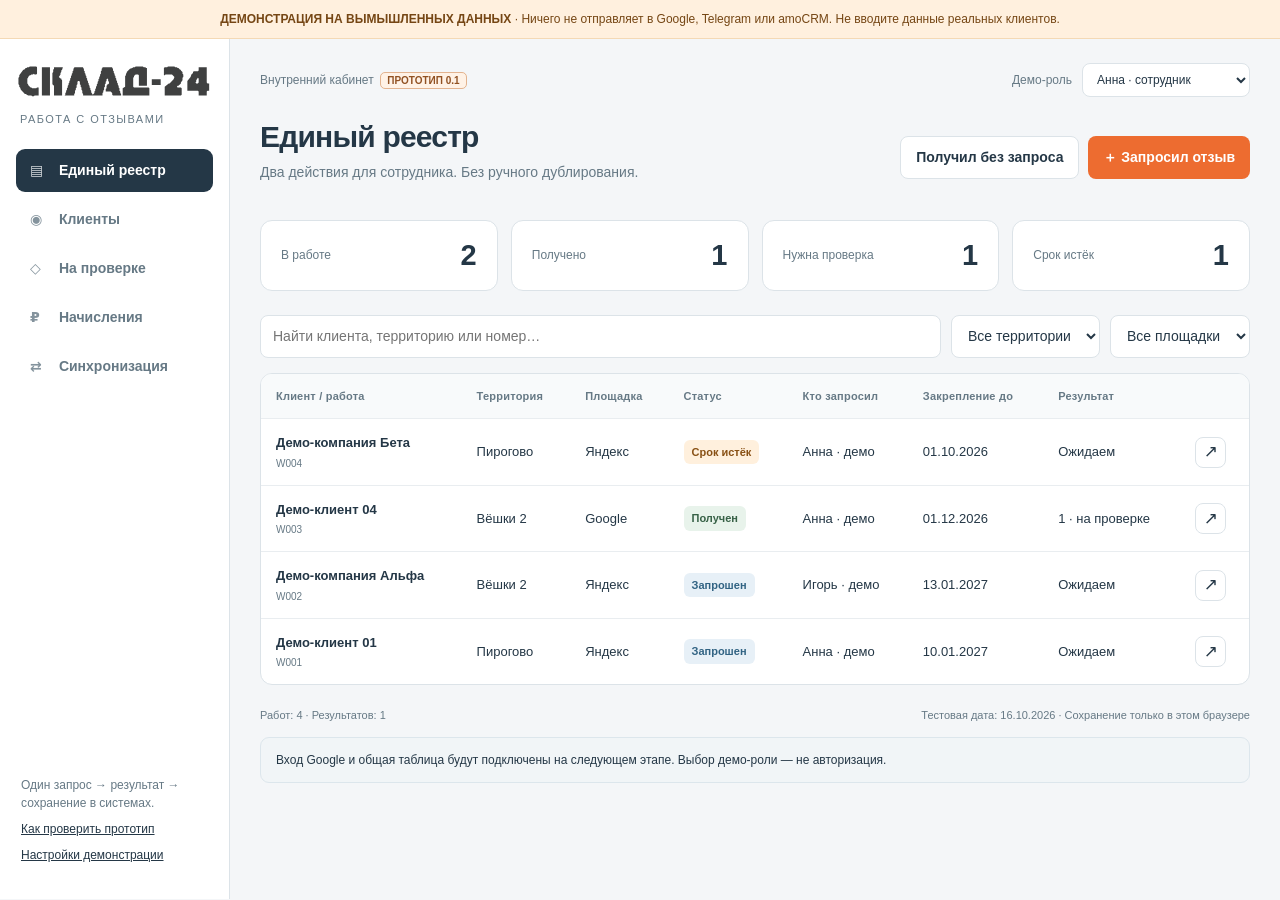
<file: cabinet-demo/index.html>
<!doctype html><html lang="ru"><head><meta charset="utf-8"><meta name="viewport" content="width=device-width,initial-scale=1"><meta name="robots" content="noindex,nofollow"><meta name="referrer" content="no-referrer"><meta http-equiv="Content-Security-Policy" content="default-src 'none'; script-src 'self'; style-src 'self'; img-src data:; connect-src 'none'; font-src 'none'; form-action 'none'; base-uri 'none'"><title>Работа с отзывами · Склад-24 · Демо</title><link rel="stylesheet" href="style.css"></head><body><div class="demoBanner"><b>ДЕМОНСТРАЦИЯ НА ВЫМЫШЛЕННЫХ ДАННЫХ</b> · Ничего не отправляет в Google, Telegram или amoCRM. Не вводите данные реальных клиентов.</div><div class="shell"><aside class="sidebar"><div><svg class="logo" xmlns="http://www.w3.org/2000/svg" viewBox="0 0 240 43" role="img" aria-label="СКЛАД-24"><path fill="#3f4040" fill-rule="evenodd" d="M168,19 168,26 179,26 179,19Z M225,17 226,18 226,23 225,24 223,24 222,23 223,22 223,20Z M226,4 226,8 225,9 220,9 219,10 219,11 217,13 216,16 212,21 212,33 225,33 226,34 226,39 236,39 236,34 237,33 239,33 239,24 237,24 236,23 236,4Z M60,39 72,39 72,37 73,36 73,33 74,32 74,30 75,29 75,26 76,25 76,22 77,21 78,21 79,22 79,25 80,26 80,28 81,29 81,32 82,33 82,36 83,37 83,39 107,39 107,36 108,35 108,33 109,32 109,29 110,28 110,25 111,24 111,22 112,21 112,19 113,18 114,19 114,21 115,22 115,24 114,25 113,25 113,26 112,27 112,30 111,31 111,34 117,34 119,36 119,38 120,39 130,39 130,37 129,36 129,34 128,33 128,30 127,29 127,27 126,26 126,24 125,23 125,21 124,20 124,18 123,17 123,15 122,14 122,12 121,11 121,9 120,8 120,6 119,5 119,4 107,4 107,5 106,6 106,8 105,9 105,12 104,13 104,15 103,16 103,18 102,19 102,21 101,22 101,24 100,25 100,27 99,28 99,30 98,31 98,33 97,34 97,36 95,38 93,35 93,33 92,32 92,30 91,29 91,27 90,26 90,24 89,23 89,21 88,20 88,18 87,17 87,15 86,14 86,12 85,11 85,9 84,8 84,6 83,5 83,4 72,4 72,5 71,6 71,8 70,9 70,11 69,12 69,14 68,15 68,17 67,18 67,20 66,21 66,23 65,24 65,26 64,27 64,29 63,30 63,32 62,33 62,35 61,36 61,38Z M47,4 47,6 46,7 46,10 45,11 45,25 47,27 47,39 57,39 57,20 56,19 56,18 55,18 53,16 55,13 55,11 56,10 56,8 57,7 58,4Z M32,4 32,39 42,39 42,4Z M184,4 183,5 183,14 184,14 185,13 193,13 196,16 195,19 190,24 189,24 184,28 184,39 204,39 205,38 205,30 204,29 200,29 199,28 200,27 201,27 204,24 204,23 206,20 206,17 207,16 207,13 206,12 206,10 204,8 204,7 203,7 201,5 200,5 199,4 197,4 196,3 188,3 187,4Z M141,6 137,10 137,11 136,12 136,14 135,15 135,28 132,30 132,39 165,39 165,30 164,29 146,29 145,28 145,17 146,16 146,15 148,13 151,13 152,14 152,27 162,27 162,5 161,5 160,4 158,4 157,3 148,3 147,4 145,4 144,5Z M14,4 13,5 12,5 10,7 9,7 4,14 4,16 3,17 3,25 4,26 4,28 5,29 6,32 11,37 12,37 15,39 19,39 20,40 22,40 23,39 28,39 28,29 26,29 25,30 20,30 19,29 18,29 15,26 15,25 14,24 14,18 15,17 15,16 17,14 18,14 19,13 21,13 22,12 23,13 25,13 26,12 26,4 25,3 17,3 16,4Z"/></svg><div class="subbrand">Работа с отзывами</div></div><nav class="nav" aria-label="Разделы"><button data-view="all"><span class="icon">▤</span> Единый реестр</button><button data-view="clients"><span class="icon">◉</span> Клиенты</button><button data-view="review"><span class="icon">◇</span> На проверке</button><button data-view="bonus"><span class="icon">₽</span> Начисления</button><button data-view="sync"><span class="icon">⇄</span> Синхронизация</button></nav><div class="sidebarBottom">Один запрос → результат → сохранение в системах.<br><button id="guide">Как проверить прототип</button><button id="demoControls">Настройки демонстрации</button></div></aside><main><div class="topline"><span>Внутренний кабинет &nbsp;<span class="beta">ПРОТОТИП 0.1</span></span><div class="role"><label for="actor">Демо-роль</label><select id="actor"><option value="anna">Анна · сотрудник</option><option value="igor">Игорь · сотрудник</option><option value="admin">Администратор · демо</option></select></div></div><nav class="mobileNav" aria-label="Разделы мобильные"><button data-view="all">Реестр</button><button data-view="clients">Клиенты</button><button data-view="bonus">Начисления</button><button data-view="sync">Очередь</button><button data-guide>Как проверить</button><button data-demo-controls>Сброс / время</button></nav><div class="hero"><div><h1 id="pageTitle">Единый реестр</h1><p class="muted">Два действия для сотрудника. Без ручного дублирования.</p></div><div class="actions"><button id="newResult" class="secondary">Получил без запроса</button><button id="newRequest" class="primary">＋ Запросил отзыв</button></div></div><div id="stats" class="stats"></div><div id="filters" class="filters"><input id="search" type="search" placeholder="Найти клиента, территорию или номер…" aria-label="Поиск"><select id="territory" aria-label="Территория"><option value="">Все территории</option><option value="t1">Пирогово</option><option value="t2">Вёшки 2</option><option value="t3">Люберцы</option></select><select id="platform" aria-label="Площадка"><option value="">Все площадки</option><option value="yandex">Яндекс</option><option value="google">Google</option><option value="2gis">2ГИС</option></select></div><section id="content" aria-live="polite"></section><footer class="footer"><span id="total"></span><span>Тестовая дата: <span id="clock"></span> · Сохранение только в этом браузере</span></footer><div class="notice">Вход Google и общая таблица будут подключены на следующем этапе. Выбор демо-роли — не авторизация.</div></main></div><dialog id="drawer" class="drawer" aria-label="Карточка работы"><div class="modalHead"><b>Карточка работы</b><button data-close-drawer aria-label="Закрыть карточку">×</button></div><div id="drawerContent" class="drawerContent"></div></dialog><dialog id="formDialog" aria-labelledby="dialogTitle"><div class="modalHead"><h2 id="dialogTitle"></h2><button data-cancel aria-label="Закрыть форму">×</button></div><div class="modalBody"><div id="formError" class="errorbox" role="alert" hidden></div><div id="formBody"></div></div></dialog><div id="toast" class="toast" role="status" hidden></div><script src="domain.js"></script><script src="app.js"></script></body></html>
</file>
<file: cabinet-demo/style.css>
:root{--navy:#243746;--ink:#243746;--muted:#667985;--orange:#ed6c30;--bg:#f4f6f8;--line:#dce3e8;--card:#fff}*{box-sizing:border-box}body{margin:0;font:14px/1.5 Arial,system-ui,sans-serif;color:var(--ink);background:var(--bg)}button,input,select{font:inherit}button{cursor:pointer;border:0}button:focus-visible,input:focus-visible,select:focus-visible{outline:3px solid #467d9d;outline-offset:2px}button:disabled{opacity:.5;cursor:not-allowed}.demoBanner{padding:10px 24px;background:#fff0de;color:#754614;text-align:center;font-size:12px;border-bottom:1px solid #f4d9b5}.shell{display:grid;grid-template-columns:230px minmax(0,1fr);min-height:calc(100vh - 40px)}aside.sidebar{background:#fff;border-right:1px solid var(--line);padding:25px 16px;display:flex;flex-direction:column;gap:22px}.logo{width:194px;height:auto;display:block}.sidebar .subbrand{font-size:11px;letter-spacing:.13em;text-transform:uppercase;margin:12px 4px 0;color:var(--muted)}.nav{display:grid;gap:6px}.nav button{background:transparent;color:var(--muted);text-align:left;padding:11px 14px;border-radius:9px;font-weight:600}.nav button:hover{background:#f1f4f6}.nav button.active{background:var(--navy);color:#fff}.nav .icon{display:inline-block;width:25px;opacity:.8}.sidebarBottom{margin-top:auto;font-size:12px;color:var(--muted);padding:10px 5px}.sidebarBottom button{display:block;margin-top:8px;background:none;padding:0;color:var(--ink);text-decoration:underline}main{padding:24px 30px;min-width:0}.topline{display:flex;align-items:center;justify-content:space-between;gap:16px;font-size:12px;color:var(--muted);margin-bottom:22px}.role{display:flex;gap:10px;align-items:center;flex-wrap:wrap}.role select{background:#fff;border:1px solid var(--line);padding:8px 10px;border-radius:8px;color:var(--ink)}h1{font-size:30px;line-height:1.2;letter-spacing:-.8px;margin:0 0 7px}h2{font-size:22px;line-height:1.3;margin:12px 0}h3{font-size:16px;margin:18px 0 10px}p{margin:7px 0 13px}.hero{display:flex;justify-content:space-between;align-items:center;gap:16px}.muted{color:var(--muted)}.actions{display:flex;flex-wrap:wrap;gap:9px;margin:16px 0}.primary,.secondary,.danger,.smallbtn{padding:10px 15px;min-height:40px;border-radius:8px;font-weight:700}.primary{background:var(--orange);color:#fff}.primary:hover{background:#cf5620}.secondary{background:#fff;color:var(--ink);border:1px solid var(--line)}.secondary:hover{background:#eef3f5}.danger{background:#ae3d35;color:#fff}.textbtn{background:transparent;color:#8b481f;padding:8px 0;text-align:left;font-size:12px}.smallbtn{font-size:12px;background:#eef3f5;color:var(--ink);padding:6px 10px;min-height:32px}.stats{display:grid;grid-template-columns:repeat(4,1fr);gap:13px;margin:24px 0}.stat{border:1px solid var(--line);background:#fff;border-radius:12px;display:flex;align-items:center;justify-content:space-between;padding:17px 20px;text-align:left;color:var(--ink)}.stat:hover{border-color:#b4c1ca}.stat span{font-size:12px;color:var(--muted)}.stat strong{font-size:29px;line-height:1.2}.filters{display:flex;flex-wrap:wrap;gap:10px;margin-bottom:15px}.filters input,.filters select{border:1px solid var(--line);background:#fff;color:var(--ink);padding:10px 12px;border-radius:8px;min-height:42px}.filters input{flex:1;min-width:180px}.tableScroll{overflow:auto;border:1px solid var(--line);border-radius:12px;background:#fff}table{border-collapse:collapse;width:100%;font-size:13px}th{color:var(--muted);font-size:11px;letter-spacing:.02em;background:#f8fafb;text-align:left;font-weight:700;white-space:nowrap}td,th{padding:14px 15px;border-bottom:1px solid #e9edf0}td{vertical-align:middle}tbody tr:last-child td{border-bottom:0}tbody tr:hover{background:#fafbfc}td small{display:block;color:var(--muted);font-size:10px;margin-top:3px}.rowlink{background:none;color:var(--ink);padding:0;text-align:left;white-space:nowrap;font-weight:700}.rowlink:hover{text-decoration:underline}.iconbtn{border:1px solid var(--line);border-radius:8px;background:#fff;width:31px;height:31px;font-size:17px;color:var(--ink)}.badge{display:inline-flex;white-space:nowrap;padding:4px 8px;border-radius:6px;font-size:11px;font-weight:700;background:#edf1f4;color:#506471}.badge.requested{background:#e7f0f7;color:#316383}.badge.received,.badge.found{background:#e8f3eb;color:#376146}.badge.expired{background:#fff0dd;color:#885014}.badge.pending{background:#fff1db;color:#895214}.badge.closed{background:#f6e6e6;color:#974942}.empty{padding:70px 20px;background:#fff;border:1px dashed var(--line);border-radius:12px;text-align:center;color:var(--muted)}.empty strong{display:block;font-size:18px;color:var(--ink)}.notice{background:#f1f5f7;border:1px solid #dce6ec;padding:13px 15px;border-radius:9px;font-size:12px;margin:13px 0}.card{padding:18px;border:1px solid var(--line);border-radius:12px;background:#fff}.card>small{display:block;color:var(--muted);font-size:11px}.clientGrid{display:grid;grid-template-columns:repeat(auto-fit,minmax(255px,1fr));gap:14px}.clientHistory{display:grid;gap:7px;margin:15px 0}.historylink{background:#f3f6f8;text-align:left;padding:8px 10px;border-radius:7px;color:var(--ink);font-size:12px}.miniResult{border:1px solid var(--line);border-radius:9px;padding:13px;margin-bottom:10px;font-size:12px}.miniResult p{margin:8px 0}.eyebrow{font-size:10px;letter-spacing:.12em;color:var(--muted);font-weight:700}.timeline{border-left:2px solid var(--line);padding-left:15px;margin-left:3px}.timeline>div{margin:14px 0}.timeline small{font-size:10px;color:var(--muted)}.timeline p{font-size:12px;margin:4px 0}.footer{display:flex;justify-content:space-between;gap:12px;color:var(--muted);font-size:11px;margin-top:22px}dialog{border:0;border-radius:15px;box-shadow:0 20px 100px #152b4a33;color:var(--ink);width:min(630px,94vw);padding:0;max-height:92vh;background:#fff}dialog::backdrop{background:#12283870;backdrop-filter:blur(2px)}.modalHead{padding:20px 24px;border-bottom:1px solid var(--line);display:flex;align-items:center;justify-content:space-between;gap:10px;position:sticky;top:0;background:#fff;z-index:2}.modalHead h2{font-size:18px;margin:0}.modalHead button{background:#f2f5f7;color:var(--ink);width:30px;height:30px;border-radius:7px;font-size:19px}.modalBody{padding:18px 24px 24px}dialog.drawer{margin:0 0 0 auto;height:100dvh;max-height:100dvh;border-radius:16px 0 0 16px;width:min(510px,95vw)}.drawer .modalHead{padding:18px 23px}.drawerContent{padding:22px 25px}.drawerContent dl{display:grid;grid-template-columns:1fr 1.1fr;gap:8px;font-size:12px;margin:20px 0}.drawerContent dt{color:var(--muted)}.drawerContent dd{margin:0}.modalBody label:not(.check):not(.candidate){display:block;font-size:12px;font-weight:700;margin-bottom:13px}.modalBody input:not([type=checkbox]):not([type=radio]),.modalBody select{display:block;width:100%;border:1px solid var(--line);padding:10px 12px;background:#fff;color:var(--ink);border-radius:7px;margin-top:5px;font-weight:400}.two{display:grid;grid-template-columns:1fr 1fr;gap:12px}.check{display:flex;gap:10px;font-size:12px;align-items:flex-start;margin:13px 0;cursor:pointer}.check input{margin-top:4px;accent-color:var(--orange)}.meta{color:var(--muted);font-size:11px;padding:10px 0}.historybox{font-size:12px;margin:12px 0}.historyitem{border:1px solid var(--line);padding:10px;border-radius:7px;margin-bottom:7px}.historyitem small{display:block;margin-top:4px;color:var(--muted)}.candidates{display:grid;gap:10px;margin:12px 0}.candidate{border:1px solid var(--line);border-radius:9px;padding:13px;display:flex;gap:10px;cursor:pointer}.candidate:has(input:checked){border-color:var(--orange);background:#fff7ef}.candidate:has(input:disabled){opacity:.55}.candidate input{accent-color:var(--orange)}.candidate small{display:block;color:var(--muted);font-size:11px}.candidate p{font-size:12px;margin:7px 0 0}.guide{padding-left:20px}.guide li{margin:12px 0;font-size:13px}.errorbox{padding:12px;border:1px solid #eec8c5;background:#fff0ee;color:#9c3c35;border-radius:8px;font-size:12px}.toast{position:fixed;bottom:20px;left:50%;transform:translateX(-50%);z-index:99;background:var(--navy);color:#fff;padding:13px 20px;border-radius:10px;box-shadow:0 4px 25px #0002;max-width:90vw;font-size:13px}.beta{border:1px solid #e2b38f;background:#fff2e6;color:#915122;font-weight:700;border-radius:5px;padding:2px 6px;font-size:10px}.modalBody hr{border:0;border-top:1px solid var(--line);margin:20px 0}[hidden]{display:none!important}@media(max-width:1000px){.shell{grid-template-columns:180px 1fr}.sidebar .logo{width:144px}main{padding:20px}.hero{align-items:flex-start}.hero .actions{margin-top:0}.stat{padding:14px}.stats{gap:8px}}@media(max-width:700px){.shell{display:block}.sidebar{display:none!important}main{padding:16px}.demoBanner{padding:9px 12px;font-size:10px}.topline{align-items:flex-start;gap:9px;margin-bottom:18px}.role{gap:4px}.role select{max-width:177px;font-size:12px}.hero{display:block}.hero h1{font-size:25px}.hero .actions{margin:14px 0}.stats{grid-template-columns:repeat(2,1fr);margin:18px 0}.filters select{flex:1;max-width:50%;font-size:12px}.filters input{flex-basis:100%}.footer{flex-wrap:wrap}.modalBody{padding:16px}.two{gap:8px}.drawerContent{padding:18px}.topline .beta{display:none}.mobileNav{display:flex!important;gap:6px;overflow:auto;margin:8px 0 18px}.mobileNav button{white-space:nowrap;border:1px solid var(--line);padding:7px 10px;border-radius:7px;background:#fff;color:var(--ink);font-size:12px}}.mobileNav{display:none}
</file>
